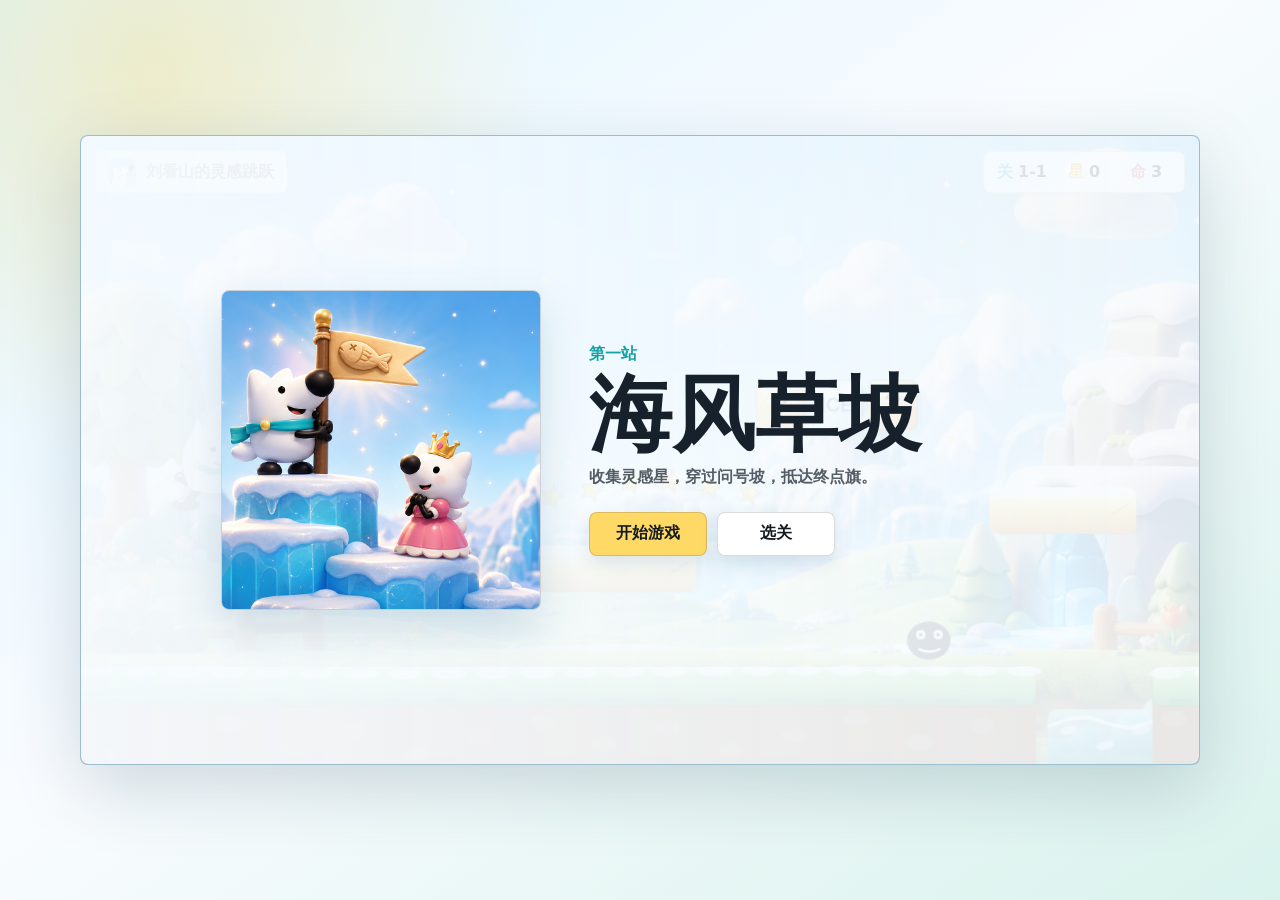
<file: index.html>
<!doctype html>
<html lang="zh-CN">
  <head>
    <meta charset="utf-8" />
    <meta name="viewport" content="width=device-width, initial-scale=1" />
    <meta
      name="description"
      content="一个以刘看山为主角的横版跳跃小游戏，收集灵感星，挑战三段冰雪关卡。"
    />
    <meta property="og:title" content="刘看山的灵感跳跃" />
    <meta property="og:description" content="收集灵感星，打败怪物，和公主看山一起回到冰洞。" />
    <meta property="og:image" content="assets/ending_summit.png" />
    <title>刘看山的灵感跳跃</title>
    <link rel="stylesheet" href="styles.css" />
  </head>
  <body>
    <main class="shell">
      <section class="game-wrap" aria-label="刘看山的灵感跳跃">
        <canvas id="game" width="960" height="540"></canvas>

        <div class="topbar" aria-hidden="true">
          <div class="brand">
            <img src="images (1).jpg" alt="" />
            <span>刘看山的灵感跳跃</span>
          </div>
          <div class="statline">
            <span id="uiLevel">1-1</span>
            <span id="uiCoins">0</span>
            <span id="uiLives">3</span>
          </div>
        </div>

        <div class="overlay" id="overlay">
          <div class="poster">
            <img src="assets/ending_summit.png" alt="" />
          </div>
          <div class="overlay-copy">
            <p id="overlayKicker">第一站</p>
            <h1 id="overlayTitle">海风草坡</h1>
            <p id="overlayText">收集灵感星，穿过问号坡，抵达终点旗。</p>
            <div class="actions">
              <button id="primaryAction" type="button">开始游戏</button>
              <button id="secondaryAction" type="button">选关</button>
            </div>
          </div>
        </div>

        <div class="touch" aria-label="触屏操作">
          <div class="pad">
            <button class="touch-btn" data-hold="left" aria-label="向左">‹</button>
            <button class="touch-btn" data-hold="right" aria-label="向右">›</button>
          </div>
          <div class="touch-actions">
            <button class="touch-btn attack" data-tap="attack" aria-label="冰星攻击">I</button>
            <button class="touch-btn pound" data-tap="pound" aria-label="下压">⌄</button>
            <button class="touch-btn jump" data-tap="jump" aria-label="跳跃">⌃</button>
          </div>
        </div>
      </section>
    </main>
    <script src="game.js"></script>
  </body>
</html>
</file>
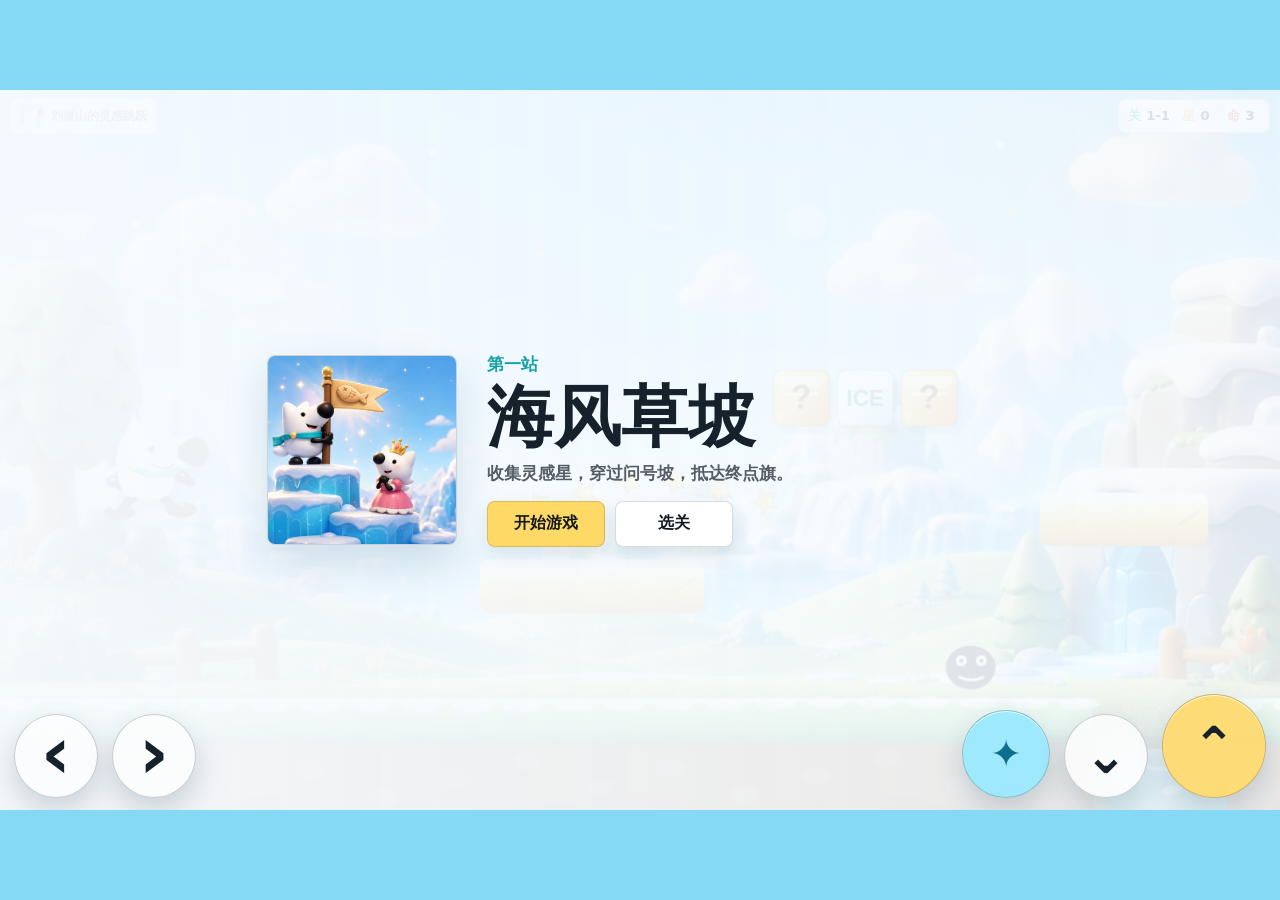
<file: mobile.html>
<!doctype html>
<html lang="zh-CN">
  <head>
    <meta charset="utf-8" />
    <meta name="viewport" content="width=device-width, initial-scale=1, viewport-fit=cover" />
    <meta name="theme-color" content="#9fe5ff" />
    <meta name="apple-mobile-web-app-capable" content="yes" />
    <meta name="apple-mobile-web-app-title" content="刘看山跳跃" />
    <meta
      name="description"
      content="刘看山的灵感跳跃手机触屏版，适合横屏游玩。"
    />
    <meta property="og:title" content="刘看山的灵感跳跃 手机版" />
    <meta property="og:description" content="手机触屏版：收集灵感星，挑战三段冰雪关卡。" />
    <meta property="og:image" content="assets/ending_summit.png" />
    <title>刘看山的灵感跳跃 手机版</title>
    <link rel="manifest" href="site.webmanifest" />
    <link rel="stylesheet" href="styles.css" />
    <link rel="stylesheet" href="mobile.css?v=mobile-jump-3" />
  </head>
  <body class="mobile-page">
    <main class="shell mobile-shell">
      <section class="game-wrap mobile-game-wrap" aria-label="刘看山的灵感跳跃 手机版">
        <canvas id="game" width="960" height="540"></canvas>

        <div class="topbar mobile-topbar" aria-hidden="true">
          <div class="brand">
            <img src="images (1).jpg" alt="" />
            <span>刘看山的灵感跳跃</span>
          </div>
          <div class="statline">
            <span id="uiLevel">1-1</span>
            <span id="uiCoins">0</span>
            <span id="uiLives">3</span>
          </div>
        </div>

        <div class="overlay" id="overlay">
          <div class="poster">
            <img src="assets/ending_summit.png" alt="" />
          </div>
          <div class="overlay-copy">
            <p id="overlayKicker">第一站</p>
            <h1 id="overlayTitle">海风草坡</h1>
            <p id="overlayText">收集灵感星，穿过问号坡，抵达终点旗。</p>
            <div class="actions">
              <button id="primaryAction" type="button">开始游戏</button>
              <button id="secondaryAction" type="button">选关</button>
            </div>
          </div>
        </div>

        <div class="touch mobile-touch" aria-label="触屏操作">
          <div class="pad mobile-pad">
            <button class="touch-btn move-left" data-hold="left" aria-label="向左">‹</button>
            <button class="touch-btn move-right" data-hold="right" aria-label="向右">›</button>
          </div>
          <div class="touch-actions mobile-actions">
            <button class="touch-btn attack" data-tap="attack" aria-label="冰星攻击">✦</button>
            <button class="touch-btn pound" data-tap="pound" aria-label="下压">⌄</button>
            <button class="touch-btn jump" data-tap="jump" aria-label="跳跃">⌃</button>
          </div>
        </div>

        <div class="rotate-hint" aria-hidden="true">
          <div class="phone-icon"></div>
        </div>
      </section>
    </main>
    <script src="game.js?v=mobile-jump-3"></script>
    <script src="mobile.js?v=mobile-jump-3"></script>
  </body>
</html>
</file>
<file: styles.css>
﻿:root {
  color-scheme: light;
  --ink: #17212b;
  --paper: #f7fbff;
  --line: rgba(23, 33, 43, 0.16);
  --accent: #f0b429;
  --accent-2: #17a2a4;
  --danger: #e5534b;
}

* {
  box-sizing: border-box;
}

html,
body {
  min-height: 100%;
}

body {
  margin: 0;
  color: var(--ink);
  background:
    radial-gradient(circle at 12% 8%, rgba(255, 217, 102, 0.34), transparent 28%),
    linear-gradient(145deg, #dff5ff 0%, #f9fcff 46%, #d9f2ec 100%);
  font-family:
    Inter, "PingFang SC", "Microsoft YaHei", system-ui, -apple-system, BlinkMacSystemFont,
    "Segoe UI", sans-serif;
}

button {
  font: inherit;
}

.shell {
  min-height: 100vh;
  display: grid;
  place-items: center;
  padding: 18px;
}

.game-wrap {
  position: relative;
  width: min(100%, 1120px);
  aspect-ratio: 16 / 9;
  min-height: 320px;
  overflow: hidden;
  border: 1px solid rgba(23, 33, 43, 0.22);
  border-radius: 8px;
  background: #bfeaff;
  box-shadow: 0 22px 70px rgba(24, 57, 77, 0.18);
}

canvas {
  display: block;
  width: 100%;
  height: 100%;
  image-rendering: auto;
}

.topbar {
  position: absolute;
  inset: 14px 14px auto;
  display: flex;
  align-items: center;
  justify-content: space-between;
  gap: 12px;
  pointer-events: none;
}

.brand,
.statline {
  display: inline-flex;
  align-items: center;
  gap: 10px;
  min-height: 42px;
  padding: 7px 12px;
  border: 1px solid rgba(23, 33, 43, 0.18);
  border-radius: 8px;
  background: rgba(255, 255, 255, 0.78);
  box-shadow: 0 12px 26px rgba(26, 72, 96, 0.12);
  backdrop-filter: blur(12px);
  font-weight: 800;
}

.brand img {
  width: 28px;
  height: 28px;
  border-radius: 7px;
  object-fit: cover;
}

.statline span {
  min-width: 52px;
  text-align: center;
}

.statline span::before {
  display: inline-block;
  margin-right: 5px;
  font-weight: 900;
}

#uiLevel::before {
  content: "关";
  color: var(--accent-2);
}

#uiCoins::before {
  content: "星";
  color: var(--accent);
}

#uiLives::before {
  content: "命";
  color: var(--danger);
}
.overlay {
  position: absolute;
  inset: 0;
  display: grid;
  grid-template-columns: minmax(180px, 0.72fr) minmax(260px, 1fr);
  gap: clamp(18px, 4vw, 48px);
  align-items: center;
  padding: clamp(28px, 7vw, 76px);
  background:
    linear-gradient(90deg, rgba(247, 251, 255, 0.94), rgba(247, 251, 255, 0.72)),
    rgba(247, 251, 255, 0.54);
  opacity: 1;
  transform: translateY(0);
  transition:
    opacity 180ms ease,
    transform 180ms ease,
    visibility 180ms ease;
}

.overlay.hidden {
  opacity: 0;
  visibility: hidden;
  transform: translateY(8px);
  pointer-events: none;
}

.poster {
  width: min(100%, 320px);
  aspect-ratio: 1;
  justify-self: end;
  border-radius: 8px;
  overflow: hidden;
  border: 1px solid rgba(23, 33, 43, 0.18);
  box-shadow: 0 18px 44px rgba(33, 97, 132, 0.18);
}

.poster img {
  width: 100%;
  height: 100%;
  object-fit: cover;
  display: block;
}

.overlay-copy {
  max-width: 560px;
}

.overlay-copy p {
  margin: 0;
  font-weight: 700;
  color: rgba(23, 33, 43, 0.72);
}

.overlay-copy #overlayKicker {
  color: var(--accent-2);
}

.overlay-copy h1 {
  margin: 10px 0 12px;
  font-size: clamp(2rem, 7vw, 5.2rem);
  line-height: 0.95;
  letter-spacing: 0;
}

.actions {
  display: flex;
  flex-wrap: wrap;
  gap: 10px;
  margin-top: 24px;
}

.actions button {
  min-width: 118px;
  min-height: 44px;
  padding: 0 18px;
  border: 1px solid rgba(23, 33, 43, 0.16);
  border-radius: 8px;
  color: #121a20;
  background: #ffffff;
  box-shadow: 0 8px 18px rgba(28, 68, 93, 0.12);
  cursor: pointer;
  font-weight: 850;
}

.actions button:first-child {
  background: #ffd966;
}

.actions button:focus-visible,
.touch-btn:focus-visible {
  outline: 3px solid rgba(23, 162, 164, 0.42);
  outline-offset: 2px;
}

.touch {
  position: absolute;
  left: 16px;
  right: 16px;
  bottom: 16px;
  display: none;
  justify-content: space-between;
  align-items: end;
  pointer-events: none;
}

.pad {
  display: flex;
  gap: 10px;
}

.touch-actions {
  display: flex;
  align-items: end;
  gap: 10px;
}

.touch-btn {
  width: 56px;
  height: 56px;
  border: 1px solid rgba(23, 33, 43, 0.18);
  border-radius: 8px;
  color: #17212b;
  background: rgba(255, 255, 255, 0.78);
  box-shadow: 0 10px 22px rgba(26, 72, 96, 0.14);
  backdrop-filter: blur(12px);
  pointer-events: auto;
  font-size: 2rem;
  font-weight: 900;
  cursor: pointer;
}

.touch-btn.jump {
  width: 64px;
  height: 64px;
  background: rgba(255, 217, 102, 0.86);
}

.touch-btn.pound {
  background: rgba(255, 255, 255, 0.86);
}

.touch-btn.attack {
  width: 52px;
  height: 52px;
  color: #0f627d;
  background: rgba(142, 232, 255, 0.88);
}

@media (hover: none), (pointer: coarse) {
  .touch {
    display: flex;
  }
}

@media (max-width: 760px) {
  .shell {
    padding: 10px;
  }

  .game-wrap {
    min-height: 280px;
  }

  .topbar {
    inset: 10px 10px auto;
  }

  .brand {
    max-width: 50%;
  }

  .brand span {
    overflow: hidden;
    text-overflow: ellipsis;
    white-space: nowrap;
  }

  .statline {
    gap: 6px;
    padding-inline: 8px;
  }

  .statline span {
    min-width: 38px;
  }

  .overlay {
    grid-template-columns: 1fr;
    align-content: center;
    gap: 18px;
    padding: 26px;
  }

  .poster {
    width: min(46vw, 170px);
    justify-self: start;
  }

  .overlay-copy h1 {
    font-size: clamp(2.2rem, 13vw, 4rem);
  }
}
</file>
<file: mobile.css>
:root {
  --mobile-vh: 100dvh;
}

html,
body.mobile-page {
  width: 100%;
  height: 100%;
  min-height: 100%;
  overflow: hidden;
  overscroll-behavior: none;
  touch-action: none;
  user-select: none;
  -webkit-user-select: none;
  -webkit-touch-callout: none;
}

body.mobile-page {
  position: fixed;
  inset: 0;
  background: #86d9f5;
}

.mobile-shell {
  width: 100vw;
  height: var(--mobile-vh);
  min-height: 0;
  padding: 0;
  place-items: center;
  overflow: hidden;
}

.mobile-game-wrap {
  width: min(100vw, calc(var(--mobile-vh) * 16 / 9));
  height: min(var(--mobile-vh), calc(100vw * 9 / 16));
  min-height: 0;
  border: 0;
  border-radius: 0;
  box-shadow: none;
}

.mobile-game-wrap canvas {
  width: 100%;
  height: 100%;
}

.mobile-topbar {
  inset:
    max(8px, env(safe-area-inset-top))
    max(10px, env(safe-area-inset-right))
    auto
    max(10px, env(safe-area-inset-left));
}

.mobile-topbar .brand {
  min-height: 34px;
  max-width: 38vw;
  gap: 7px;
  padding: 5px 9px;
  font-size: 0.78rem;
}

.mobile-topbar .brand img {
  width: 24px;
  height: 24px;
}

.mobile-topbar .brand span {
  overflow: hidden;
  text-overflow: ellipsis;
  white-space: nowrap;
}

.mobile-topbar .statline {
  min-height: 34px;
  gap: 7px;
  padding: 5px 9px;
  font-size: 0.82rem;
}

.mobile-topbar .statline span {
  min-width: 38px;
}

.mobile-touch {
  display: flex;
  left: max(14px, env(safe-area-inset-left));
  right: max(14px, env(safe-area-inset-right));
  bottom: max(12px, env(safe-area-inset-bottom));
  align-items: flex-end;
  z-index: 7;
}

.mobile-pad,
.mobile-actions {
  gap: 14px;
}

.mobile-page .touch-btn {
  width: clamp(62px, 9.4vw, 84px);
  height: clamp(62px, 9.4vw, 84px);
  border-radius: 50%;
  border-color: rgba(23, 33, 43, 0.22);
  background: rgba(255, 255, 255, 0.66);
  box-shadow:
    0 12px 28px rgba(26, 72, 96, 0.2),
    inset 0 1px 0 rgba(255, 255, 255, 0.8);
  color: #17212b;
  font-size: clamp(2.2rem, 5vw, 3.2rem);
  line-height: 1;
  touch-action: none;
  -webkit-tap-highlight-color: transparent;
}

.mobile-page .touch-btn:active,
.mobile-page .touch-btn.is-pressed {
  transform: translateY(2px) scale(0.96);
  filter: saturate(1.12);
}

.mobile-page .touch-btn.jump {
  width: clamp(76px, 11.5vw, 104px);
  height: clamp(76px, 11.5vw, 104px);
  background: rgba(255, 217, 102, 0.88);
}

.mobile-page .touch-btn.pound {
  background: rgba(255, 255, 255, 0.74);
}

.mobile-page .touch-btn.attack {
  width: clamp(64px, 9.8vw, 88px);
  height: clamp(64px, 9.8vw, 88px);
  color: #0d6f8c;
  background: rgba(142, 232, 255, 0.82);
  font-size: clamp(1.65rem, 3.9vw, 2.4rem);
}

.mobile-page .move-left,
.mobile-page .move-right {
  font-size: clamp(3rem, 7vw, 4.6rem);
  padding-bottom: 8px;
}

.mobile-page .overlay {
  grid-template-columns: minmax(120px, 0.56fr) minmax(220px, 1fr);
  gap: clamp(14px, 3vw, 30px);
  padding:
    max(22px, env(safe-area-inset-top))
    max(28px, env(safe-area-inset-right))
    max(22px, env(safe-area-inset-bottom))
    max(28px, env(safe-area-inset-left));
}

.mobile-page .poster {
  width: min(30vw, 190px);
}

.mobile-page .overlay-copy h1 {
  font-size: clamp(2rem, 6vw, 4.2rem);
}

.mobile-page .overlay-copy p {
  font-size: clamp(0.88rem, 2.3vw, 1.05rem);
}

.mobile-page .actions {
  margin-top: 16px;
}

.mobile-page .actions button {
  min-height: 46px;
}

.rotate-hint {
  position: fixed;
  inset: 0;
  z-index: 20;
  display: none;
  place-items: center;
  background:
    radial-gradient(circle at center, rgba(255, 255, 255, 0.7), rgba(159, 229, 255, 0.82)),
    rgba(159, 229, 255, 0.9);
  pointer-events: none;
}

.phone-icon {
  width: 82px;
  height: 132px;
  border: 6px solid rgba(23, 33, 43, 0.74);
  border-radius: 22px;
  position: relative;
  transform: rotate(90deg);
  animation: phone-tilt 1.45s ease-in-out infinite;
}

.phone-icon::before {
  content: "";
  position: absolute;
  left: 50%;
  bottom: 10px;
  width: 16px;
  height: 16px;
  border-radius: 50%;
  background: rgba(23, 33, 43, 0.74);
  transform: translateX(-50%);
}

@keyframes phone-tilt {
  0%,
  100% {
    transform: rotate(84deg);
  }
  50% {
    transform: rotate(96deg);
  }
}

@media (orientation: portrait) and (max-width: 820px) {
  .rotate-hint {
    display: grid;
  }
}

@media (max-height: 430px) and (orientation: landscape) {
  .mobile-page .touch-btn {
    width: clamp(54px, 8vw, 72px);
    height: clamp(54px, 8vw, 72px);
  }

  .mobile-page .touch-btn.jump {
    width: clamp(66px, 9.6vw, 88px);
    height: clamp(66px, 9.6vw, 88px);
  }

  .mobile-topbar .brand span {
    display: none;
  }
}
</file>
